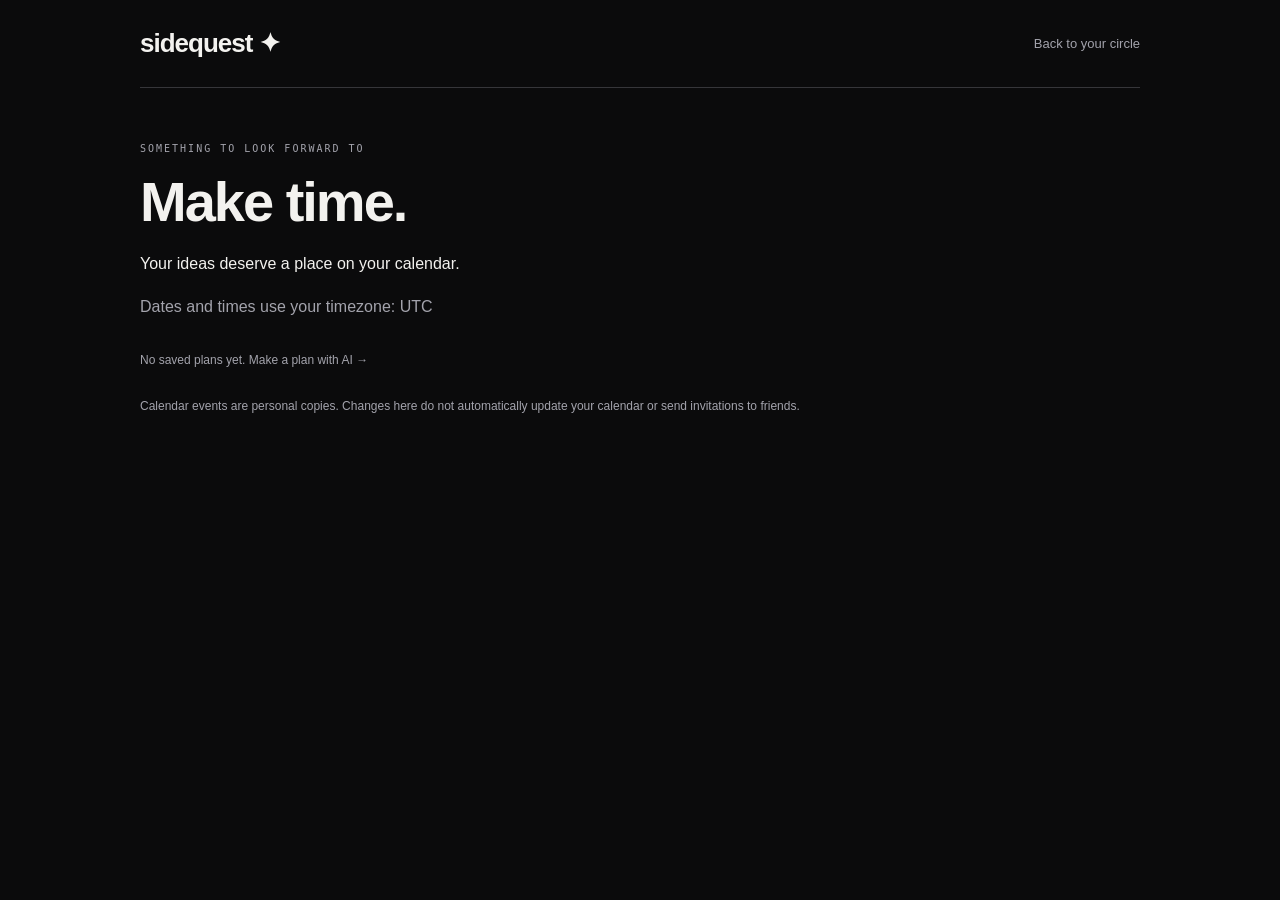
<file: calendar.html>
<!DOCTYPE html>
<html lang="en">

<head>
    <meta charset="UTF-8">
    <meta name="viewport" content="width=device-width, initial-scale=1">
    <title>Your plans · Sidequest</title>

    <link rel="stylesheet" href="people.css">
    <script src="calendar.js" defer></script>

    <style>
        .calendar-card {
            padding: 24px;
            margin-bottom: 20px;
            border: 1px solid var(--border);
            border-radius: 20px;
            background: var(--surface);
        }

        .calendar-card p {
            color: var(--muted);
            overflow-wrap: anywhere;
        }

        .schedule-fields {
            display: grid;
            grid-template-columns: 1fr 150px;
            gap: 16px;
            margin-block: 22px;
        }

        .schedule-fields label {
            display: grid;
            gap: 10px;
            color: var(--muted);
            font-size: 13px;
        }

        .calendar-card .actions {
            margin-top: 18px;
        }

        .calendar-card .saved-time {
            color: var(--text);
            font-size: 12px;
        }

        @media (max-width: 600px) {
            .schedule-fields {
                grid-template-columns: 1fr;
            }

            .calendar-card .actions button {
                width: 100%;
            }
        }
    </style>
</head>

<body>
    <header class="page-header">
        <a class="logo" href="./index.html">sidequest ✦</a>
        <a class="back-link" href="./index.html">Back to your circle</a>
    </header>

    <main>
        <section class="page-intro">
            <p class="eyebrow">SOMETHING TO LOOK FORWARD TO</p>
            <h1>Make time.</h1>
            <p>Your ideas deserve a place on your calendar.</p>
            <p id="timezone"></p>
        </section>

        <section id="calendar-plans" aria-label="Your saved plans"></section>

        <p id="empty-message" class="empty" hidden>
            No saved plans yet.
            <a href="./planner.html">Make a plan with AI →</a>
        </p>

        <p class="demo-note">
            Calendar events are personal copies. Changes here do not
            automatically update your calendar or send invitations to friends.
        </p>
    </main>

    <p id="status" role="status" aria-live="polite"></p>
</body>

</html>
</file>
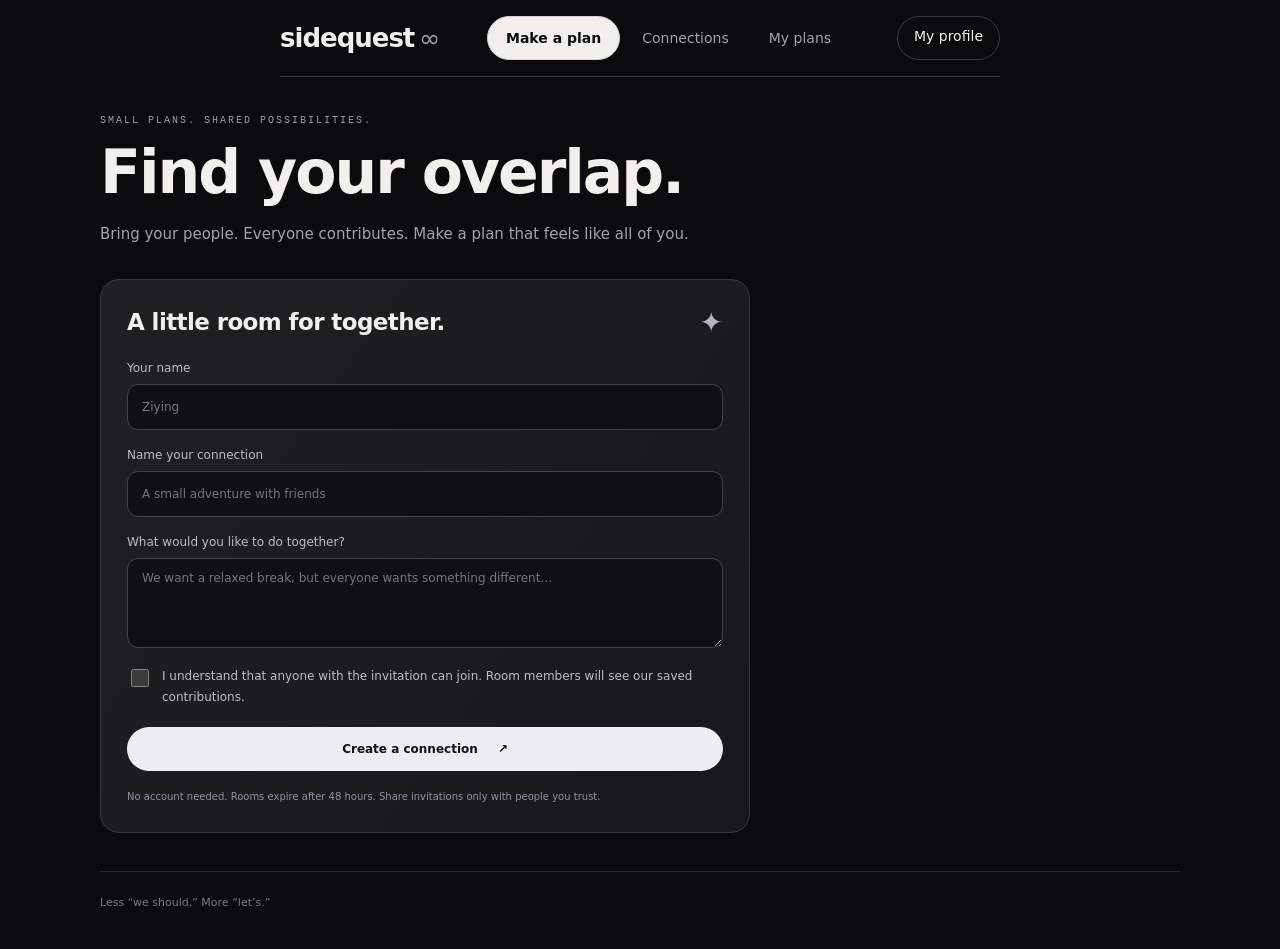
<file: connect.html>
<!DOCTYPE html>
<html lang="en"><head><meta charset="UTF-8"><meta name="viewport" content="width=device-width,initial-scale=1"><meta name="referrer" content="no-referrer"><title>Connect · Sidequest</title><link rel="stylesheet" href="connect.css"><link rel="stylesheet" href="nav.css"><script src="connect.js" defer></script></head>
<body><header class="site-header"><a class="logo" href="./index.html" aria-label="Sidequest home">sidequest <span class="logo-mark" aria-hidden="true">∞</span></a><nav class="primary-nav" aria-label="Main navigation"><details class="plan-menu"><summary data-current="true">Make a plan</summary><div class="plan-menu-panel"><a class="plan-menu-item" href="./index.html?create=1"><span>Create a plan</span><small>Share an idea with your circle</small></a><a class="plan-menu-item" href="./planner.html"><span>Plan with Meta AI</span><small>Get an idea tailored to your interests</small></a><a class="plan-menu-item" href="./connect.html" aria-current="page"><span>Plan together</span><small>Connect with friends and find your overlap</small></a></div></details><a class="header-link" href="./people.html">Connections</a><a class="header-link" href="./calendar.html">My plans</a></nav><a class="profile-link" href="./profile.html">My profile</a></header><main>
<section class="intro"><p class="eyebrow">SMALL PLANS. SHARED POSSIBILITIES.</p><h1>Find your overlap.</h1><p>Bring your people. Everyone contributes. Make a plan that feels like all of you.</p></section>
<div id="connection-status" class="status" role="status" aria-live="polite"></div>
<section id="create-room" class="panel narrow"><div class="heading"><h2>A little room for together.</h2><span class="spark">✦</span></div><form id="create-form"><label>Your name<input name="name" maxlength="40" required placeholder="Ziying"></label><label>Name your connection<input name="title" maxlength="80" required placeholder="A small adventure with friends"></label><label>What would you like to do together?<textarea name="goal" maxlength="400" placeholder="We want a relaxed break, but everyone wants something different…"></textarea></label><label class="check"><input type="checkbox" required><span>I understand that anyone with the invitation can join. Room members will see our saved contributions.</span></label><button class="primary" type="submit">Create a connection <span>↗</span></button></form><p class="note">No account needed. Rooms expire after 48 hours. Share invitations only with people you trust.</p></section>
<section id="join-room" class="panel narrow" hidden><p class="eyebrow">YOU’RE INVITED</p><h2 id="invite-title"></h2><p id="invite-description" class="muted"></p><form id="join-form"><label>Your name<input name="name" maxlength="40" required placeholder="What should we call you?"></label><label class="check"><input type="checkbox" required><span>I agree to share my saved contribution with everyone in this invite-link room.</span></label><button class="primary" type="submit">Join the connection ↗</button></form><p class="note">Names are self-entered, not verified accounts. Your private browser key lets you edit only your own contribution.</p></section>
<section id="room" hidden>
 <div class="room-banner"><div><p class="eyebrow">YOUR SHARED SPACE</p><h2 id="room-title"></h2><p id="room-goal" class="muted"></p></div><span id="room-progress" class="pill"></span></div>
 <section class="share"><label for="invite-link">Bring someone into the room</label><div class="share-row"><input id="invite-link" readonly aria-label="Invitation link"><button id="copy-link" type="button" class="secondary">Copy link</button></div><p class="note">Anyone with this link can join. A localhost link works only on this computer; use an InPrivate/Incognito window for the second participant.</p></section>
 <div class="columns"><section class="panel"><div class="heading"><h2>Your piece of the plan.</h2><span id="your-name" class="pill"></span></div><p class="muted small">Save what matters to you. This is shared with the room, not taken from your private messages or calendar.</p><form id="contribution-form"><label>Interests<input name="interests" maxlength="200" required placeholder="Photography, walking, finding new places"></label><label>What would make this time good for you?<textarea name="wish" maxlength="300" placeholder="I’d love company, but nothing too loud or expensive."></textarea></label><label>How can you join?<select name="mode"><option value="either">Virtual or in person</option><option value="virtual">Virtual only</option><option value="in-person">In person only</option></select></label><div class="field-row"><label>Maximum minutes<input name="minutes" type="number" min="15" max="180" value="30" required></label><label>Maximum cost ($)<input name="budget" type="number" min="0" max="100" value="0" required></label></div><button class="primary" type="submit">Save my contribution</button></form><p class="note">Changing a contribution resets the proposal and everyone’s confirmations.</p></section>
 <section class="panel"><div class="heading"><h2>Everyone brings something.</h2><span class="spark">✦</span></div><div id="participants"></div></section></div>
 <section id="host-controls" class="panel planner" hidden><p class="eyebrow">HOST’S NEXT STEP</p><h2>Make the overlap real.</h2><p id="generation-help" class="muted"></p><div class="field-row"><label>Proposed start (your local time)<input id="group-start" type="datetime-local" required></label><label>Meeting spot or call details<input id="group-location" maxlength="250" placeholder="Agree together after confirming"></label></div><label>Tags, separated by commas<input id="group-tags" maxlength="150" placeholder="Art, chill, beginner friendly"></label><p class="note">The start time is a proposal, not a live calendar availability check. Everyone reviews it before accepting.</p><div class="actions"><button id="generate-meta" class="primary" type="button">✦ Plan with Meta</button><button id="generate-sample" class="secondary" type="button">Test with a labeled sample</button></div><p id="generation-status" class="small" role="status" aria-live="polite"></p></section>
 <section id="proposal" class="panel proposal" hidden></section>
 <footer class="room-footer"><span>Live room · checks for updates every 3 seconds</span><button id="leave-room" type="button" class="text-button">Leave connection</button></footer>
</section>
</main><footer class="page-footer">Less “we should.” More “let’s.”</footer></body></html>
</file>
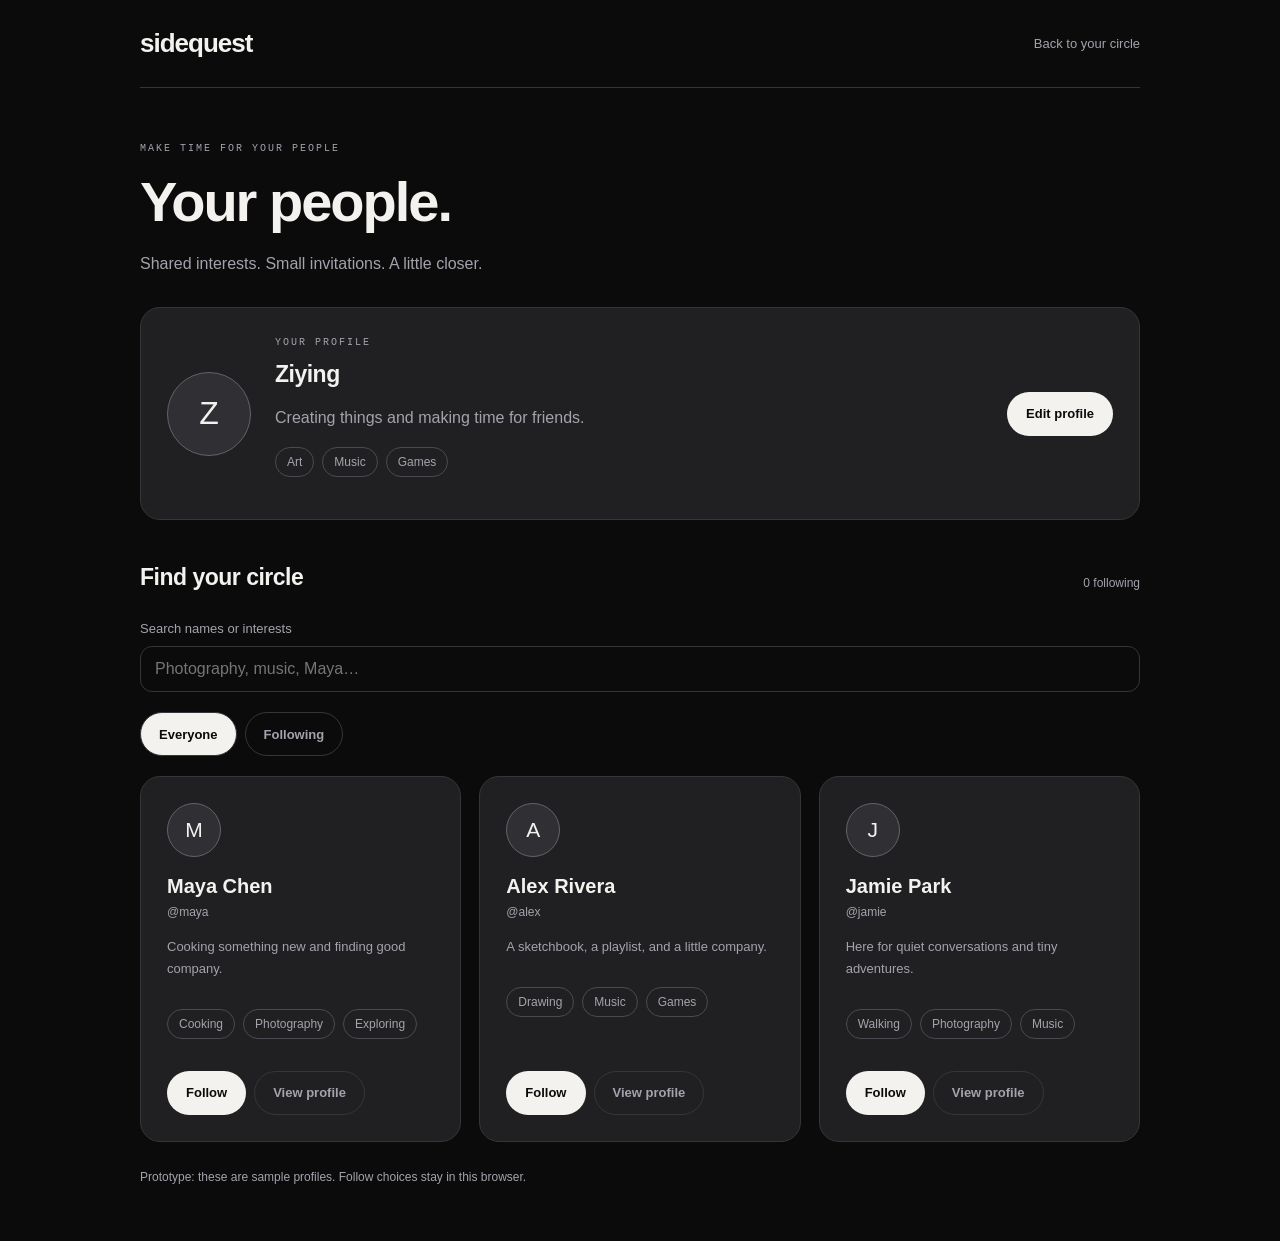
<file: people.html>
<!DOCTYPE html>
<html lang="en">
<head>
  <meta charset="UTF-8">
  <meta name="viewport" content="width=device-width, initial-scale=1">
  <title>Your people · Sidequest</title>
  <link rel="stylesheet" href="people.css">
  <script src="people.js" defer></script>
</head>

<body>
  <header class="page-header">
    <a class="logo" href="./index.html">sidequest</a>
    <a class="back-link" href="./index.html">Back to your circle</a>
  </header>

  <main>
    <section class="page-intro">
      <p class="eyebrow">MAKE TIME FOR YOUR PEOPLE</p>
      <h1>Your people.</h1>
      <p>Shared interests. Small invitations. A little closer.</p>
    </section>

    <section class="my-profile" aria-labelledby="my-name">
      <div class="avatar large" id="my-avatar">Z</div>

      <div class="my-details">
        <p class="eyebrow">YOUR PROFILE</p>
        <h2 id="my-name"></h2>
        <p id="my-bio"></p>
        <ul class="interests" id="my-interests"></ul>
      </div>

      <button type="button" id="edit-button">Edit profile</button>
    </section>

    <section aria-labelledby="discover-heading">
      <div class="section-heading">
        <h2 id="discover-heading">Find your circle</h2>
        <span id="following-count"></span>
      </div>

      <label class="search-label" for="people-search">
        Search names or interests
      </label>

      <input
        id="people-search"
        class="field"
        type="search"
        placeholder="Photography, music, Maya…"
      >

      <div class="filters" aria-label="Filter people">
        <button
          type="button"
          data-filter="all"
          aria-pressed="true"
        >Everyone</button>

        <button
          type="button"
          data-filter="following"
          aria-pressed="false"
        >Following</button>
      </div>

      <div class="people-grid" id="people-grid"></div>
      <p class="empty" id="empty-message" hidden>No matching people.</p>

      <p class="demo-note">
        Prototype: these are sample profiles.
        Follow choices stay in this browser.
      </p>
    </section>
  </main>

  <dialog id="edit-dialog" aria-labelledby="edit-heading">
    <form id="edit-form">
      <h2 id="edit-heading">A little about you.</h2>

      <label for="edit-name">Name</label>
      <input
        class="field"
        id="edit-name"
        maxlength="50"
        required
      >

      <label for="edit-bio">Bio</label>
      <textarea
        class="field"
        id="edit-bio"
        maxlength="200"
        rows="3"
      ></textarea>

      <label for="edit-interests">Interests, separated by commas</label>
      <input
        class="field"
        id="edit-interests"
        maxlength="150"
        placeholder="Art, Music, Games"
      >

      <div class="actions">
        <button type="submit">Save changes</button>
        <button type="button" class="secondary" id="cancel-edit">
          Cancel
        </button>
      </div>
    </form>
  </dialog>

  <dialog id="person-dialog" aria-labelledby="person-heading">
    <div id="person-content"></div>

    <button type="button" class="secondary" id="close-person">
      Back to your people
    </button>
  </dialog>

  <p id="status" role="status" aria-live="polite"></p>
</body>
</html>
</file>
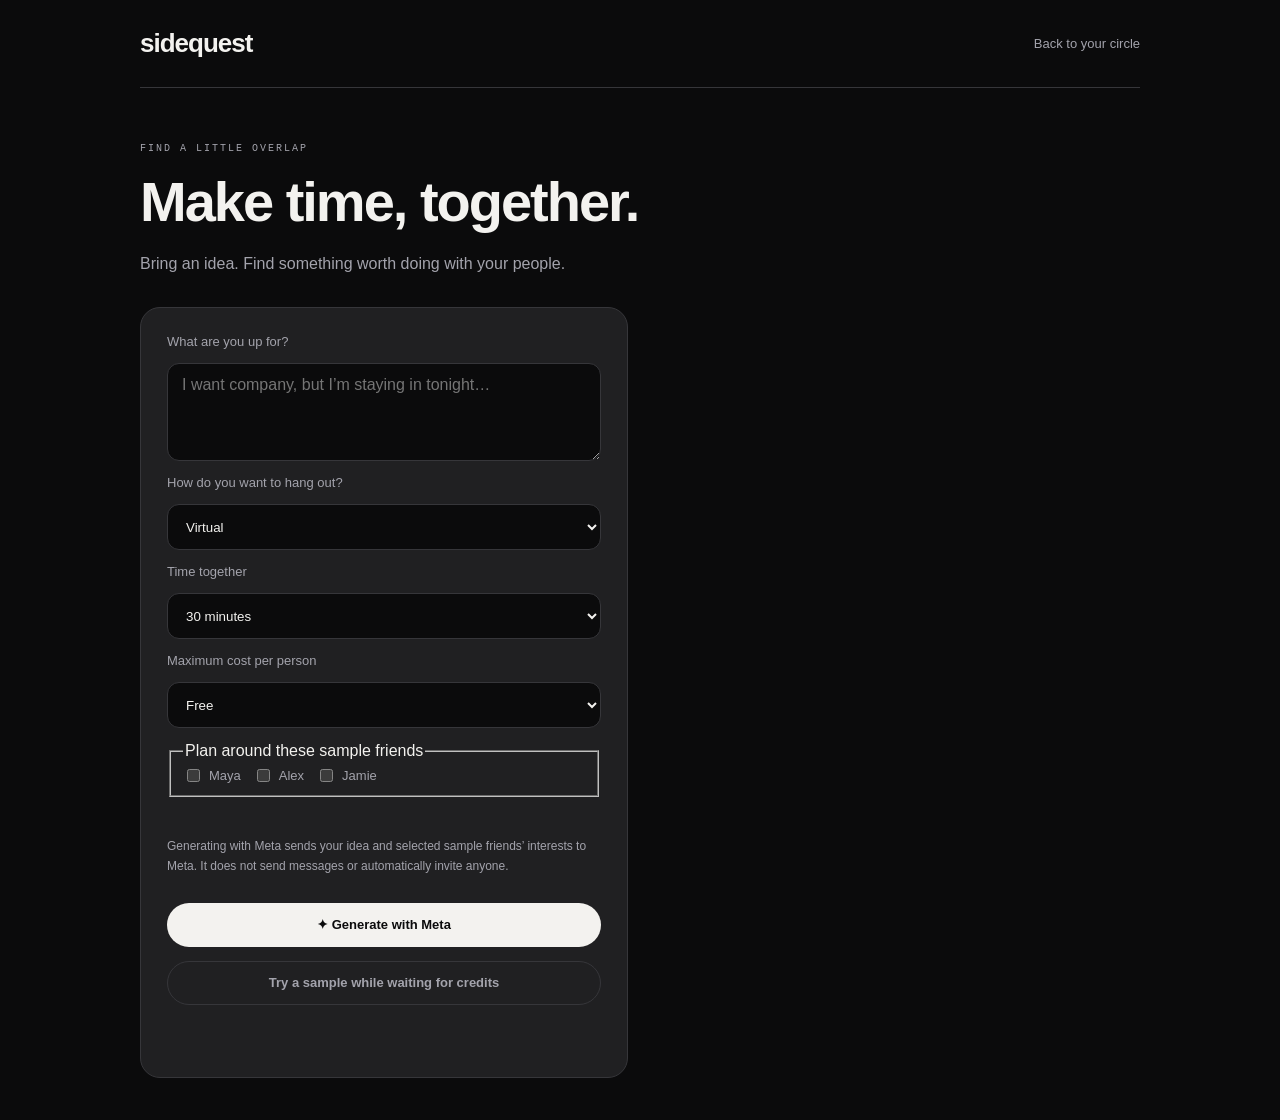
<file: planner.html>
<!DOCTYPE html>
<html lang="en">

<head>
    <meta charset="UTF-8">
    <meta name="viewport" content="width=device-width, initial-scale=1">
    <title>Make a plan · Sidequest</title>

    <link rel="stylesheet" href="people.css">
    <script src="planner.js" defer></script>

    <style>
        .planner-layout {
            display: grid;
            grid-template-columns: 1fr 1fr;
            gap: 24px;
            align-items: start;
        }

        .planner-panel {
            padding: 26px;
            background: var(--surface);
            border: 1px solid var(--border);
            border-radius: 20px;
        }

        #planner-form {
            display: grid;
            gap: 14px;
        }

        #planner-form label {
            margin: 0;
        }

        .friend-options {
            display: flex;
            flex-wrap: wrap;
            gap: 12px;
        }

        .friend-options label {
            display: flex;
            align-items: center;
            gap: 6px;
        }

        #result-description,
        #result-why,
        #result-steps {
            color: var(--muted);
            line-height: 1.8;
        }

        #result-source {
            font-family: monospace;
            font-size: 11px;
            color: var(--muted);
        }

        #planner-status {
            color: var(--muted);
            line-height: 1.7;
        }

        button:disabled {
            opacity: 0.5;
            cursor: wait;
        }

        @media (max-width: 750px) {
            .planner-layout {
                grid-template-columns: 1fr;
            }
        }
    </style>
</head>

<body>
    <header class="page-header">
        <a class="logo" href="./index.html">sidequest</a>
        <a class="back-link" href="./index.html">Back to your circle</a>
    </header>

    <main>
        <section class="page-intro">
            <p class="eyebrow">FIND A LITTLE OVERLAP</p>
            <h1>Make time, together.</h1>
            <p>Bring an idea. Find something worth doing with your people.</p>
        </section>

        <div class="planner-layout">
            <section class="planner-panel">
                <form id="planner-form">
                    <label for="idea">What are you up for?</label>
                    <textarea class="field" id="idea" maxlength="600" rows="4"
                        placeholder="I want company, but I’m staying in tonight…" required></textarea>

                    <label for="mode">How do you want to hang out?</label>
                    <select class="field" id="mode">
                        <option value="virtual">Virtual</option>
                        <option value="in-person">In person</option>
                    </select>

                    <label for="minutes">Time together</label>
                    <select class="field" id="minutes">
                        <option value="15">15 minutes</option>
                        <option value="30" selected>30 minutes</option>
                        <option value="60">1 hour</option>
                    </select>

                    <label for="budget">Maximum cost per person</label>
                    <select class="field" id="budget">
                        <option value="0">Free</option>
                        <option value="5">$5</option>
                        <option value="10">$10</option>
                    </select>

                    <fieldset>
                        <legend>Plan around these sample friends</legend>

                        <div class="friend-options">
                            <label>
                                <input type="checkbox" name="friend" value="maya">
                                Maya
                            </label>

                            <label>
                                <input type="checkbox" name="friend" value="alex">
                                Alex
                            </label>

                            <label>
                                <input type="checkbox" name="friend" value="jamie">
                                Jamie
                            </label>
                        </div>
                    </fieldset>

                    <p class="demo-note">
                        Generating with Meta sends your idea and selected sample
                        friends’ interests to Meta. It does not send messages or
                        automatically invite anyone.
                    </p>

                    <button type="submit" id="generate-button">
                        ✦ Generate with Meta
                    </button>

                    <button type="button" class="secondary" id="sample-button">
                        Try a sample while waiting for credits
                    </button>

                    <p id="planner-status" role="status" aria-live="polite"></p>
                </form>
            </section>

            <section class="planner-panel" id="result" hidden>
                <p id="result-source"></p>
                <h2 id="result-title"></h2>
                <p id="result-description"></p>
                <p id="result-details"></p>

                <h3>A little plan</h3>
                <ol id="result-steps"></ol>

                <h3>Why this fits</h3>
                <p id="result-why"></p>

                <button type="button" id="save-plan">
                    Save invitation to my feed
                </button>

                <p class="demo-note">
                    Saved in this browser. Review the idea with your friends
                    before making arrangements.
                </p>
            </section>
        </div>
    </main>
</body>

</html>
</file>
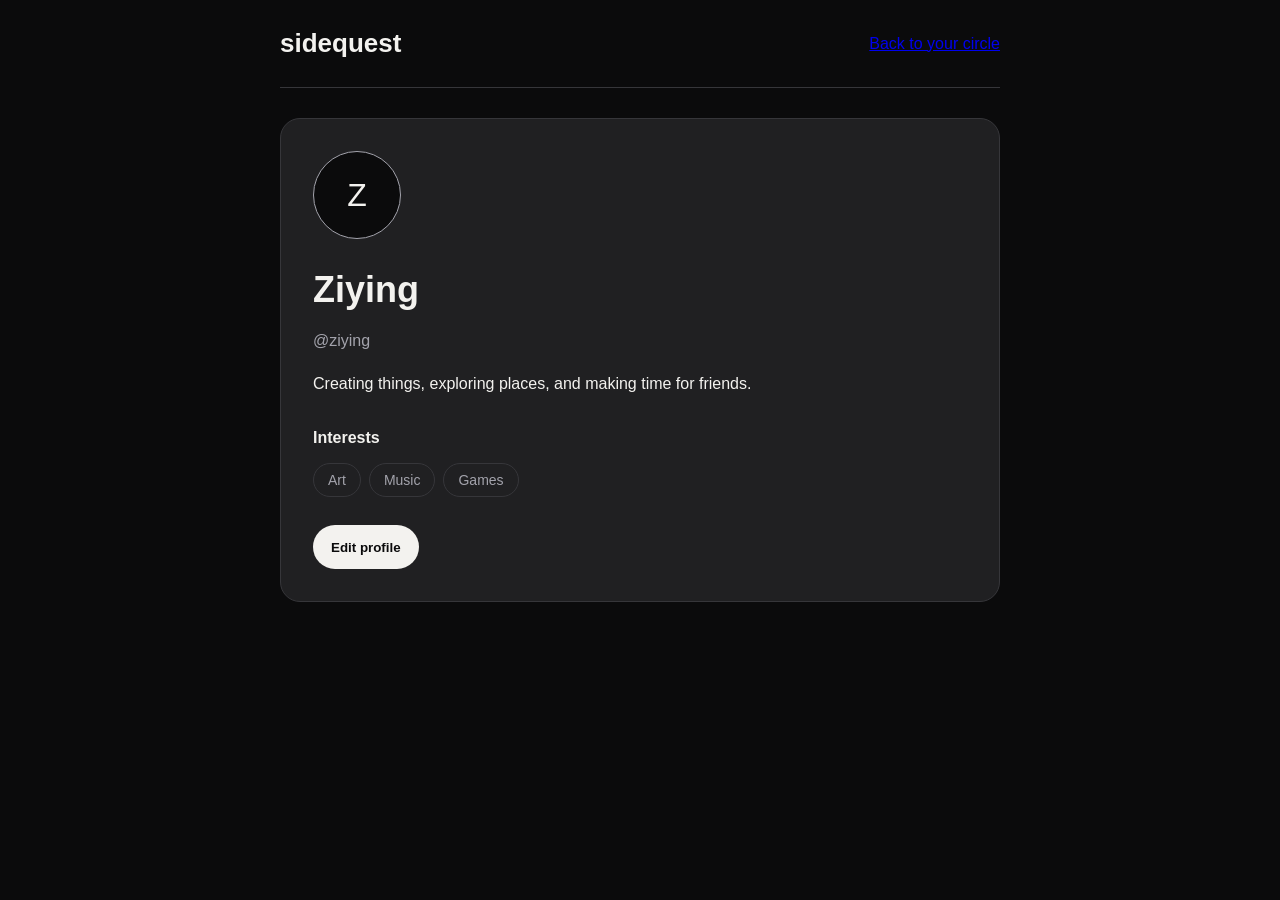
<file: profile.html>
<!DOCTYPE html>
<html lang="en">

<head>
    <meta charset="UTF-8">
    <meta name="viewport" content="width=device-width, initial-scale=1">
    <title>Your profile · Sidequest</title>
    <link rel="stylesheet" href="styles.css">
    <script src="profile.js" defer></script>
</head>

<body>
    <header>
        <a class="logo" href="./index.html">sidequest</a>
        <a href="./index.html">Back to your circle</a>
    </header>

    <main>
        <section class="profile" aria-labelledby="profile-name">
            <div class="profile-avatar" aria-hidden="true">Z</div>

            <h1 id="profile-name">Ziying</h1>
            <p class="subtitle">@ziying</p>
            <p>Creating things, exploring places, and making time for friends.</p>

            <h2>Interests</h2>
            <ul class="profile-interests">
                <li>Art</li>
                <li>Music</li>
                <li>Games</li>
            </ul>

            <button type="button" id="edit-profile-button">
                Edit profile
            </button>
        </section>
    </main>
    <dialog id="profile-dialog" aria-labelledby="edit-profile-title">
        <form id="profile-form">
            <h2 id="edit-profile-title">Edit your profile</h2>

            <label for="edit-name">Name</label>
            <input id="edit-name" name="name" type="text" maxlength="50" value="Ziying" required>

            <label for="edit-bio">Bio</label>
            <textarea id="edit-bio" name="bio"
                maxlength="200">Creating things, exploring places, and making time for friends.</textarea>

            <label for="edit-interests">Interests, separated by commas</label>
            <input id="edit-interests" name="interests" type="text" maxlength="150" value="Art, Music, Games">

            <button type="submit">Save changes</button>
            <button type="button" id="cancel-profile-button">Cancel</button>
        </form>
    </dialog>
</body>

</html>
</file>
<file: people.css>
:root {
  color-scheme: dark;
  --background: #0b0b0c;
  --surface: #202022;
  --border: #36363a;
  --text: #f3f2ef;
  --muted: #a3a3ac;
}

* {
  box-sizing: border-box;
}

body {
  margin: 0;
  background: var(--background);
  color: var(--text);
  font-family: Arial, sans-serif;
}

button,
input,
textarea {
  font: inherit;
}

button,
a,
input,
textarea {
  -webkit-tap-highlight-color: transparent;
}

a {
  color: inherit;
  text-decoration: none;
}

.page-header,
main {
  width: min(100% - 40px, 1000px);
  margin-inline: auto;
}

.page-header {
  display: flex;
  justify-content: space-between;
  align-items: center;
  gap: 20px;
  padding-block: 28px;
  border-bottom: 1px solid var(--border);
}

.logo {
  font-size: 26px;
  font-weight: bold;
  letter-spacing: -1px;
}

.back-link {
  color: var(--muted);
  font-size: 13px;
}

main {
  padding-block: 42px;
}

.page-intro {
  margin-bottom: 30px;
}

.eyebrow {
  font-family: monospace;
  font-size: 10px;
  letter-spacing: 2px;
  color: var(--muted);
}

h1 {
  margin: 12px 0;
  font-size: clamp(36px, 7vw, 56px);
  letter-spacing: -2px;
}

h2 {
  margin: 0 0 10px;
  font-size: 23px;
  letter-spacing: -0.5px;
}

p {
  line-height: 1.7;
}

.page-intro > p:last-child,
#my-bio,
.person-bio {
  color: var(--muted);
}

.my-profile,
.person-card {
  padding: 26px;
  border: 1px solid var(--border);
  border-radius: 20px;
  background: var(--surface);
}

.my-profile {
  display: flex;
  align-items: center;
  flex-wrap: wrap;
  gap: 24px;
  margin-bottom: 44px;
}

.my-details {
  flex: 1;
  min-width: 180px;
}

.my-details .eyebrow {
  margin-top: 0;
}

.avatar {
  display: grid;
  place-items: center;
  width: 54px;
  height: 54px;
  border: 1px solid #626269;
  border-radius: 50%;
  background: #303034;
  color: var(--text);
  font-size: 21px;
}

.avatar.large {
  width: 84px;
  height: 84px;
  font-size: 32px;
}

.interests {
  display: flex;
  flex-wrap: wrap;
  gap: 8px;
  padding: 0;
  margin: 16px 0;
  list-style: none;
}

.interests li,
.relationship {
  padding: 7px 11px;
  border: 1px solid #4a4a50;
  border-radius: 20px;
  color: var(--muted);
  font-size: 12px;
}

.section-heading {
  display: flex;
  justify-content: space-between;
  align-items: center;
  gap: 16px;
  margin-bottom: 20px;
}

#following-count {
  color: var(--muted);
  font-size: 12px;
}

.search-label,
form label {
  display: block;
  margin-bottom: 10px;
  color: var(--muted);
  font-size: 13px;
}

.field {
  width: 100%;
  min-height: 46px;
  padding: 12px 14px;
  border: 1px solid var(--border);
  border-radius: 12px;
  background: var(--background);
  color: var(--text);
}

textarea {
  resize: vertical;
}

button {
  min-height: 44px;
  padding: 11px 18px;
  border: 1px solid transparent;
  border-radius: 24px;
  background: var(--text);
  color: var(--background);
  font-size: 13px;
  font-weight: bold;
  cursor: pointer;
}

button:hover {
  opacity: 0.85;
}

button:focus-visible,
a:focus-visible,
input:focus-visible,
textarea:focus-visible {
  outline: 2px solid white;
  outline-offset: 4px;
}

.secondary,
.filters button {
  border: 1px solid var(--border);
  background: transparent;
  color: var(--muted);
}

.filters {
  display: flex;
  gap: 8px;
  margin-block: 20px;
}

.filters button[aria-pressed="true"] {
  background: var(--text);
  color: var(--background);
}

.people-grid {
  display: grid;
  grid-template-columns: repeat(3, minmax(0, 1fr));
  gap: 18px;
}

.person-card {
  display: flex;
  flex-direction: column;
  align-items: flex-start;
  min-width: 0;
}

.person-card h3 {
  margin: 18px 0 4px;
  font-size: 20px;
}

.username {
  margin: 0;
  color: var(--muted);
  font-size: 12px;
}

.person-bio {
  font-size: 13px;
}

.person-card .actions {
  margin-top: auto;
  padding-top: 16px;
}

.actions {
  display: flex;
  flex-wrap: wrap;
  gap: 8px;
}

.demo-note,
.empty {
  margin-top: 25px;
  color: var(--muted);
  font-size: 12px;
}

dialog {
  width: min(480px, calc(100% - 32px));
  max-height: 90dvh;
  padding: 28px;
  overflow-y: auto;
  border: 1px solid #505057;
  border-radius: 20px;
  background: var(--surface);
  color: var(--text);
}

dialog::backdrop {
  background: rgb(0 0 0 / 75%);
}

#edit-form {
  display: grid;
  gap: 12px;
}

#edit-form label {
  margin: 8px 0 0;
}

#edit-form .actions {
  margin-top: 12px;
}

#person-content {
  margin-bottom: 24px;
}

#person-content h2 {
  margin-top: 20px;
}

#status {
  position: fixed;
  bottom: 20px;
  left: 50%;
  transform: translateX(-50%);
  width: max-content;
  max-width: calc(100% - 32px);
  margin: 0;
  padding: 12px 20px;
  border: 1px solid #55555c;
  border-radius: 24px;
  background: #29292e;
  font-size: 12px;
  text-align: center;
}

#status:empty {
  display: none;
}

@media (max-width: 850px) {
  .people-grid {
    grid-template-columns: repeat(2, minmax(0, 1fr));
  }
}

@media (max-width: 560px) {
  .people-grid {
    grid-template-columns: 1fr;
  }

  .my-profile,
  .person-card {
    padding: 22px;
  }

  .my-profile > button {
    width: 100%;
  }

  .back-link {
    font-size: 11px;
  }
}
</file>
<file: connect.css>
:root{color-scheme:dark;--bg:#0b0b0d;--panel:#1b1b1e;--line:#38383e;--text:#f1f0ec;--muted:#a2a2ad}*{box-sizing:border-box}body{margin:0;background:var(--bg);color:var(--text);font:14px system-ui,-apple-system,'Segoe UI',sans-serif}header,main,.page-footer{width:min(1080px,calc(100% - 40px));margin:auto}header{display:flex;align-items:center;justify-content:space-between;padding:26px 0;border-bottom:1px solid #2d2d32;gap:15px}a{color:inherit;text-decoration:none}.brand{font-size:27px;font-weight:700;letter-spacing:-1.2px}.brand span{color:#bcbcc5;font-size:18px}.back{font-size:12px;color:var(--muted)}main{padding:38px 0}.intro{margin-bottom:30px}.eyebrow{font:10px monospace;letter-spacing:2px;color:#9e9eaa;margin:0 0 13px}h1{font-size:clamp(36px,6vw,60px);line-height:1.1;letter-spacing:-2px;font-weight:550;margin:0 0 15px}.intro>p:last-child{font-size:15px;color:var(--muted);max-width:650px;line-height:1.9}h2{font-size:23px;letter-spacing:-.6px;font-weight:550;margin:0 0 14px}h3{font-size:16px;font-weight:550}p{line-height:1.8}.muted{color:var(--muted)}.small{font-size:12px;line-height:1.8}.panel{border:1px solid var(--line);border-radius:19px;background:linear-gradient(125deg,#202023,#18181b);padding:26px}.narrow{max-width:650px}.heading{display:flex;align-items:center;justify-content:space-between;gap:12px;margin-bottom:15px}.heading h2{margin:0}.spark{color:#b5b5c2;font-size:28px}form{display:grid;gap:18px;margin-top:22px}label{display:grid;gap:9px;color:#bcbcc6;font-size:12px}input,textarea,select,button{font:inherit}input,textarea,select{width:100%;background:#101013;border:1px solid #414148;border-radius:11px;padding:12px 14px;color:var(--text);min-height:46px}input:read-only{color:#9e9eaa}textarea{min-height:90px;resize:vertical}button{cursor:pointer;border-radius:25px;min-height:44px;padding:12px 18px;border:1px solid transparent;font-size:12px;font-weight:600}button:disabled{opacity:.45;cursor:not-allowed}.primary{background:#eeedf0;color:#111114;display:inline-flex;align-items:center;justify-content:center;gap:20px}.secondary{border-color:#51515b;background:transparent;color:#d1d1db}.text-button{background:none;border:none;color:#aaaab6;text-decoration:underline;font-size:11px;padding:8px;min-height:40px}button:hover:not(:disabled){filter:brightness(1.12)}a:focus-visible,button:focus-visible,input:focus-visible,textarea:focus-visible,select:focus-visible{outline:2px solid #d9d9e1;outline-offset:4px}.note{font-size:10px;color:#92929f;line-height:1.9;margin:16px 0 0}.check{display:flex;align-items:flex-start;gap:10px;line-height:1.8}.check input{width:18px;height:18px;min-height:18px;padding:0;flex-shrink:0;accent-color:white}.status{color:#d8c9a8;font-size:12px;line-height:1.8;padding:0;margin:0 0 20px;overflow-wrap:anywhere}.status:empty{display:none}.status.error{padding:14px 17px;border:1px solid #775459;border-radius:11px;background:#322024;color:#efbcbc}.room-banner{display:flex;justify-content:space-between;align-items:flex-start;gap:20px;margin-bottom:24px}.room-banner h2{font-size:30px}.room-banner p{margin-bottom:0}.pill{display:inline-block;border:1px solid #4a4a53;border-radius:20px;padding:7px 11px;font-size:10px;color:#c9c9d3;white-space:nowrap}.share{padding:20px;border:1px solid #35353c;border-radius:15px;margin-bottom:24px}.share-row{display:flex;gap:10px;margin-top:9px}.share-row input{font-size:11px;flex:1;min-width:0}.share-row button{white-space:nowrap}.columns{display:grid;grid-template-columns:1fr 1fr;gap:22px;align-items:start}.field-row{display:grid;grid-template-columns:1fr 1fr;gap:16px}.person{border-top:1px solid #37373e;padding-top:18px;margin-top:18px}.person:first-child{border-top:0;padding-top:4px;margin-top:0}.person-header{display:flex;gap:10px;align-items:center}.avatar{height:38px;width:38px;border-radius:50%;border:1px solid #65656d;background:#34343b;display:grid;place-items:center;color:#eee;font-size:15px;flex-shrink:0}.person-header strong{font-size:13px;font-weight:550}.person-header small{display:block;color:#8f8f9d;font-size:10px;margin-top:3px}.person>p{font-size:12px;color:#b4b4c0;white-space:pre-wrap;overflow-wrap:anywhere;margin:12px 0}.tags{display:flex;gap:6px;flex-wrap:wrap}.tags span{font-size:10px;border:1px solid #42424b;border-radius:14px;padding:5px 8px;color:#acacba}.planner{margin-top:24px}.actions{display:flex;flex-wrap:wrap;gap:10px;margin-top:22px}.proposal{margin-top:24px;border-color:#61616b;background:radial-gradient(ellipse at 80% 10%,#2d2d36,#19191d 70%)}.proposal h2{font-size:32px;max-width:700px;letter-spacing:-1px;margin-top:20px}.proposal .description{font-size:15px;color:#c5c5d1;line-height:1.9}.proposal ol{padding-left:22px;color:#b4b4c4;line-height:2;font-size:13px}.fit-grid{display:grid;grid-template-columns:repeat(auto-fit,minmax(180px,1fr));gap:12px;margin-top:20px}.fit-card{border:1px solid #464651;border-radius:12px;padding:15px}.fit-card p{font-size:12px;color:#a9a9b9;margin:8px 0}.fit-card strong{font-size:12px}.acceptances{margin-top:25px;display:flex;gap:8px;flex-wrap:wrap}.accepted{color:#d2e0c9;border-color:#63735b}.confirm-banner{margin-top:22px;padding:15px;border-left:2px solid #c1d2b8;background:#252d24;color:#dce8d7;font-size:13px}.room-footer{display:flex;justify-content:space-between;align-items:center;gap:15px;font-size:10px;color:#8e8e9d;margin-top:20px}.page-footer{border-top:1px solid #29292f;padding:24px 0 40px;color:#777785;font-size:11px}[hidden]{display:none!important}@media(max-width:700px){header,main,.page-footer{width:calc(100% - 32px)}main{padding-top:28px}.columns,.field-row{grid-template-columns:1fr}.panel{padding:22px}.room-banner{flex-direction:column;gap:12px}.share-row{flex-wrap:wrap}.share-row input{flex-basis:100%}.share-row button{width:100%}.room-banner h2{font-size:26px}.proposal h2{font-size:27px}.back{font-size:10px}.actions>button{flex:1}.fit-grid{grid-template-columns:1fr}.intro>p:last-child{font-size:13px}}
</file>
<file: nav.css>
.site-header {
    position: relative;
    display: grid;
    grid-template-columns: auto minmax(0, 1fr) auto;
    align-items: center;
    width: min(100% - 32px, 720px);
    gap: clamp(16px, 3vw, 36px);
    margin-inline: auto;
    padding-block: 16px;
    border-bottom: 1px solid var(--border, var(--line, #36363a));
}

.site-header .logo {
    display: inline-flex;
    align-items: center;
    gap: 5px;
    min-width: 0;
    color: var(--text, #f3f2ef);
    font-size: 26px;
    font-weight: bold;
    letter-spacing: -1px;
    text-decoration: none;
    white-space: nowrap;
}

.site-header .logo-mark {
    color: var(--muted, #a3a3ac);
    font-size: 25px;
    font-weight: 400;
    line-height: 1;
}

.site-header .logo[aria-current="page"] {
    color: #dedde2;
}

.primary-nav {
    display: flex;
    align-items: center;
    justify-content: center;
    gap: 4px;
    min-width: 0;
}

.primary-nav .header-link,
.plan-menu > summary {
    display: flex;
    align-items: center;
    min-height: 44px;
    padding: 10px 18px;
    border-radius: 999px;
    color: var(--muted, #a3a3ac);
    font-size: 14px;
    text-decoration: none;
    white-space: nowrap;
}

.plan-menu {
    position: relative;
}

.plan-menu > summary {
    border: 1px solid var(--text, #f3f2ef);
    background: var(--text, #f3f2ef);
    color: var(--background, var(--bg, #0b0b0c));
    cursor: pointer;
    font-weight: 700;
    list-style: none;
    transition: background-color 150ms ease, color 150ms ease, border-color 150ms ease;
}

.plan-menu > summary::-webkit-details-marker {
    display: none;
}

.primary-nav .header-link:hover,
.plan-menu > summary:hover {
    background: var(--surface, var(--panel, #202022));
    color: var(--text, #f3f2ef);
}

.primary-nav .header-link[aria-current="page"] {
    background: #29292c;
    color: var(--text, #f3f2ef);
}

.primary-nav .plan-menu > summary[data-current="true"] {
    border-color: #d4cfe0;
}

.plan-menu-item[aria-current="page"] {
    background: #29292c;
    color: var(--text, #f3f2ef);
}

.plan-menu[open] > summary {
    border-color: var(--muted, #a3a3ac);
    background: var(--surface, var(--panel, #202022));
    color: var(--text, #f3f2ef);
}

.plan-menu-panel {
    position: absolute;
    z-index: 5;
    top: calc(100% + 8px);
    left: 0;
    display: grid;
    width: min(320px, calc(100vw - 32px));
    gap: 4px;
    padding: 8px;
    border: 1px solid var(--border, var(--line, #36363a));
    border-radius: 16px;
    background: var(--surface, var(--panel, #202022));
    box-shadow: 0 16px 40px rgb(0 0 0 / 35%);
}

.plan-menu-item {
    display: grid;
    width: 100%;
    min-height: 0;
    gap: 4px;
    padding: 12px;
    border: 0;
    border-radius: 10px;
    background: transparent;
    color: var(--text, #f3f2ef);
    font: inherit;
    text-align: left;
    text-decoration: none;
    cursor: pointer;
}

.plan-menu-item:hover {
    background: #303034;
}

.plan-menu-item small {
    color: var(--muted, #a3a3ac);
    font-size: 12px;
    font-weight: 400;
    line-height: 1.5;
}

.site-header .profile-link {
    justify-self: end;
    min-height: 44px;
    padding: 11px 16px;
    border: 1px solid var(--border, var(--line, #36363a));
    border-radius: 999px;
    color: var(--text, #f3f2ef);
    font-size: 14px;
    text-decoration: none;
    white-space: nowrap;
}

.site-header .profile-link:hover {
    border-color: var(--muted, #a3a3ac);
    background: var(--surface, var(--panel, #202022));
}

.site-header .profile-link[aria-current="page"] {
    border-color: #b8b6bf;
    background: #29292c;
}

.plan-menu > summary:focus-visible,
.plan-menu-item:focus-visible,
.site-header .profile-link:focus-visible {
    outline: 2px solid white;
    outline-offset: 3px;
}

@media (max-width: 760px) {
    .site-header {
        grid-template-columns: minmax(0, 1fr) auto;
        gap: 8px 16px;
    }

    .primary-nav {
        grid-column: 1 / -1;
        grid-row: 2;
        justify-content: flex-start;
        flex-wrap: wrap;
    }

    .site-header .profile-link {
        grid-column: 2;
        grid-row: 1;
    }
}

@media (max-width: 480px) {
    .site-header {
        width: calc(100% - 24px);
        gap: 8px;
    }

    .primary-nav .header-link,
    .plan-menu > summary {
        padding-inline: 10px;
        font-size: 13px;
    }

    .site-header .profile-link {
        padding-inline: 13px;
    }
}
</file>
<file: styles.css>
:root {
    --background: #0b0b0c;
    --surface: #202022;
    --border: #36363a;
    --text: #f3f2ef;
    --muted: #a3a3ac;
}

* {
    box-sizing: border-box;
}

body {
    margin: 0;
    background: var(--background);
    color: var(--text);
    font-family: Arial, sans-serif;
}

header,
main {
    width: min(100% - 32px, 720px);
    margin-inline: auto;
}

header {
    display: flex;
    justify-content: space-between;
    align-items: center;
    gap: 16px;
    padding-block: clamp(18px, 4vw, 28px);
    border-bottom: 1px solid var(--border);
}

.logo {
    min-width: 0;
    color: var(--text);
    text-decoration: none;
    font-size: clamp(22px, 5vw, 26px);
    font-weight: bold;
}

main {
    padding-block: clamp(24px, 5vw, 30px);
}

h1 {
    font-size: clamp(28px, 7vw, 36px);
}

.subtitle,
.author,
.post>p,
.post-footer>span {
    overflow-wrap: anywhere;
}

.subtitle,
.author,
.post>p,
.post-footer>span {
    color: var(--muted);
}

.post {
    margin-top: 28px;
    padding: clamp(18px, 4vw, 24px);
    border: 1px solid var(--border);
    border-radius: 20px;
    background: var(--surface);
}

.post h2 {
    overflow-wrap: anywhere;
}

.post-footer {
    display: flex;
    justify-content: space-between;
    align-items: center;
    flex-wrap: wrap;
    gap: 16px;
    margin-top: 30px;
}

button {
    min-height: 44px;
    padding: 12px 18px;
    border: none;
    border-radius: 24px;
    background: var(--text);
    color: var(--background);
    font-weight: bold;
    cursor: pointer;
}

button:focus-visible,
a:focus-visible {
    outline: 2px solid white;
    outline-offset: 4px;
}

@media (max-width: 480px) {
    .post-footer {
        align-items: stretch;
        flex-direction: column;
        gap: 14px;
        margin-top: 24px;
    }

    .post-footer button {
        width: 100%;
    }
}

dialog {
    width: min(480px, calc(100% - 32px));
    max-height: 90vh;
    overflow-y: auto;
    padding: 28px;
    border: 1px solid var(--border);
    border-radius: 20px;
    background: var(--surface);
    color: var(--text);
}

dialog::backdrop {
    background: rgb(0 0 0 / 70%);
}

#plan-form {
    display: grid;
    gap: 16px;
}

#plan-form h2 {
    margin: 0 0 8px;
}

#plan-form label {
    color: var(--muted);
    font-size: 14px;
}

#plan-form textarea,
#plan-form select {
    width: 100%;
    padding: 12px;
    border: 1px solid var(--border);
    border-radius: 10px;
    background: var(--background);
    color: var(--text);
    font: inherit;
}

#plan-form textarea {
    min-height: 110px;
    resize: vertical;
}

#cancel-button {
    background: transparent;
    border: 1px solid var(--border);
    color: var(--text);
}

.filters {
    display: flex;
    flex-wrap: wrap;
    gap: 8px;
    margin-block: 24px;
}

.filters button {
    background: transparent;
    color: var(--muted);
    border: 1px solid var(--border);
}

.filters button[aria-pressed="true"] {
    background: var(--text);
    color: var(--background);
}

.profile {
    padding: 32px;
    border: 1px solid var(--border);
    border-radius: 20px;
    background: var(--surface);
}

.profile-avatar {
    display: grid;
    place-items: center;
    width: 88px;
    height: 88px;
    margin-bottom: 24px;
    border: 1px solid var(--muted);
    border-radius: 50%;
    background: var(--background);
    font-size: 32px;
}

.profile h1 {
    margin-bottom: 8px;
}

.profile>p {
    line-height: 1.7;
}

.profile h2 {
    margin-top: 32px;
    font-size: 16px;
}

.profile-interests {
    display: flex;
    flex-wrap: wrap;
    gap: 8px;
    margin: 16px 0 28px;
    padding: 0;
    list-style: none;
}

.profile-interests li {
    padding: 8px 14px;
    border: 1px solid var(--border);
    border-radius: 20px;
    color: var(--muted);
    font-size: 14px;
}

.header-link {
    color: var(--muted);
    text-decoration: none;
    font-size: 14px;
}

.header-link:hover {
    color: var(--text);
}

.post-image {
    display: block;
    width: 100%;
    max-height: 400px;
    object-fit: cover;
    margin-top: 20px;
    border-radius: 14px;
}

.upload-note {
    margin: 0;
    color: var(--muted);
    font-size: 12px;
}

.delete-post {
    margin-top: 16px;
    padding: 8px 12px;
    min-height: 36px;
    border: 1px solid var(--border);
    background: transparent;
    color: var(--muted);
    font-size: 12px;
}

.delete-post:hover {
    border-color: #ce9696;
    color: #efb2b2;
}

#photo-editor:not([hidden]) {
  display: grid;
  gap: 12px;
}

#photo-canvas {
  display: block;
  width: 100%;
  height: auto;
  aspect-ratio: 16 / 9;
  border: 1px solid var(--border);
  border-radius: 12px;
  background: var(--background);
  cursor: grab;
  touch-action: none;
}

#photo-canvas:active {
  cursor: grabbing;
}

#photo-editor input[type="range"] {
  width: 100%;
  accent-color: var(--text);
}

/* Preserve the crop the user selected. */
.post-image {
  height: auto;
  max-height: none;
  object-fit: contain;
}

.plan-fields {
  display: grid;
  gap: 12px;
}

.plan-fields label {
  display: block;
  margin-bottom: 6px;
  color: var(--muted);
  font-size: 13px;
}

.plan-fields input,
.plan-fields select {
  width: 100%;
  min-height: 44px;
  padding: 12px;
  border: 1px solid var(--border);
  border-radius: 10px;
  background: var(--background);
  color: var(--text);
  font: inherit;
}

.plan-field-row {
  display: grid;
  grid-template-columns: 1fr 1fr;
  gap: 14px;
}

.plan-information {
  display: grid;
  gap: 8px;
  margin-top: 18px;
  color: var(--muted);
  font-size: 13px;
}

.plan-information p {
  margin: 0;
  overflow-wrap: anywhere;
}

.plan-tags {
  display: flex;
  flex-wrap: wrap;
  gap: 7px;
  margin-top: 12px;
}

.plan-tag {
  padding: 6px 10px;
  border: 1px solid var(--border);
  border-radius: 20px;
  color: var(--muted);
  font-size: 12px;
}

@media (max-width: 500px) {
  .plan-field-row {
    grid-template-columns: 1fr;
  }
}

/* Plan visibility and optional approval controls. */
header { flex-wrap: wrap; }
.logo { margin-right: auto; }
.plan-access {
    display: grid;
    gap: 14px;
    min-width: 0;
    margin: 0;
    padding: 18px;
    border: 1px solid var(--border);
    border-radius: 14px;
}
.plan-access legend { padding-inline: 8px; color: var(--text); font-size: 13px; }
#plan-form .approval-setting {
    display: flex;
    align-items: flex-start;
    gap: 12px;
    padding-top: 6px;
    cursor: pointer;
}
.approval-setting input {
    width: 19px;
    height: 19px;
    margin: 0;
    margin-top: 1px;
    flex-shrink: 0;
    accent-color: var(--text);
}
.approval-setting strong { display: block; color: var(--text); font-size: 13px; }
.approval-setting small { display: block; margin-top: 6px; color: var(--muted); font-size: 12px; line-height: 1.6; }
.prototype-note { color: var(--muted); font-size: 11px; line-height: 1.7; margin: 0; }
.joining-rule { color: var(--text); }
input:focus-visible, select:focus-visible, textarea:focus-visible { outline: 2px solid var(--text); outline-offset: 3px; }
@media (max-width: 480px) {
    header { gap: 12px; }
    header .logo { flex: 1 1 45%; }
    .plan-access { padding: 14px; }
}

.site-header {
    position: relative;
    display: grid;
    grid-template-columns: auto minmax(0, 1fr) auto;
    align-items: center;
    width: min(100% - 32px, 720px);
    gap: clamp(16px, 3vw, 36px);
    padding-block: 16px;
}

.site-header .logo {
    display: inline-flex;
    align-items: center;
    gap: 5px;
    white-space: nowrap;
    letter-spacing: -1px;
}

.logo-mark {
    color: var(--muted);
    font-size: 25px;
    font-weight: 400;
    line-height: 1;
}

.primary-nav {
    display: flex;
    align-items: center;
    justify-content: center;
    gap: 4px;
    min-width: 0;
}

.primary-nav .header-link,
.plan-menu > summary {
    display: flex;
    align-items: center;
    min-height: 44px;
    padding: 10px 18px;
    border-radius: 999px;
    color: var(--muted);
    font-size: 14px;
    text-decoration: none;
    white-space: nowrap;
}

.plan-menu {
    position: relative;
}

.plan-menu > summary {
    border: 1px solid var(--text);
    background: var(--text);
    color: var(--background);
    cursor: pointer;
    font-weight: 700;
    list-style: none;
    transition: background-color 150ms ease, color 150ms ease, border-color 150ms ease;
}

.plan-menu > summary::-webkit-details-marker {
    display: none;
}

.primary-nav .header-link:hover,
.plan-menu > summary:hover {
    background: var(--surface);
    color: var(--text);
}

.plan-menu[open] > summary {
    border-color: var(--muted);
    background: var(--surface);
    color: var(--text);
}

.plan-menu-panel {
    position: absolute;
    z-index: 5;
    top: calc(100% + 8px);
    left: 0;
    display: grid;
    width: min(320px, calc(100vw - 32px));
    gap: 4px;
    padding: 8px;
    border: 1px solid var(--border);
    border-radius: 16px;
    background: var(--surface);
    box-shadow: 0 16px 40px rgb(0 0 0 / 35%);
}

.plan-menu-item {
    display: grid;
    width: 100%;
    min-height: 0;
    gap: 4px;
    padding: 12px;
    border: 0;
    border-radius: 10px;
    background: transparent;
    color: var(--text);
    font: inherit;
    text-align: left;
    text-decoration: none;
    cursor: pointer;
}

.plan-menu-item:hover {
    background: #303034;
}

.plan-menu-item small {
    color: var(--muted);
    font-size: 12px;
    font-weight: 400;
    line-height: 1.5;
}

.profile-link {
    justify-self: end;
    min-height: 44px;
    padding: 11px 16px;
    border: 1px solid var(--border);
    border-radius: 999px;
    color: var(--text);
    font-size: 14px;
    text-decoration: none;
    white-space: nowrap;
}

.profile-link:hover {
    border-color: var(--muted);
    background: var(--surface);
}

.plan-menu > summary:focus-visible,
.plan-menu-item:focus-visible,
.profile-link:focus-visible {
    outline: 2px solid white;
    outline-offset: 3px;
}

@media (max-width: 760px) {
    .site-header {
        grid-template-columns: minmax(0, 1fr) auto;
        width: min(100% - 32px, 720px);
        gap: 8px 16px;
    }

    .primary-nav {
        grid-column: 1 / -1;
        grid-row: 2;
        justify-content: flex-start;
        flex-wrap: wrap;
    }

    .site-header .profile-link {
        grid-column: 2;
        grid-row: 1;
    }
}

@media (max-width: 480px) {
    .site-header {
        width: calc(100% - 24px);
        gap: 8px;
    }

    .primary-nav .header-link,
    .plan-menu > summary {
        padding-inline: 10px;
        font-size: 13px;
    }

    .profile-link {
        padding-inline: 13px;
    }
}
</file>
